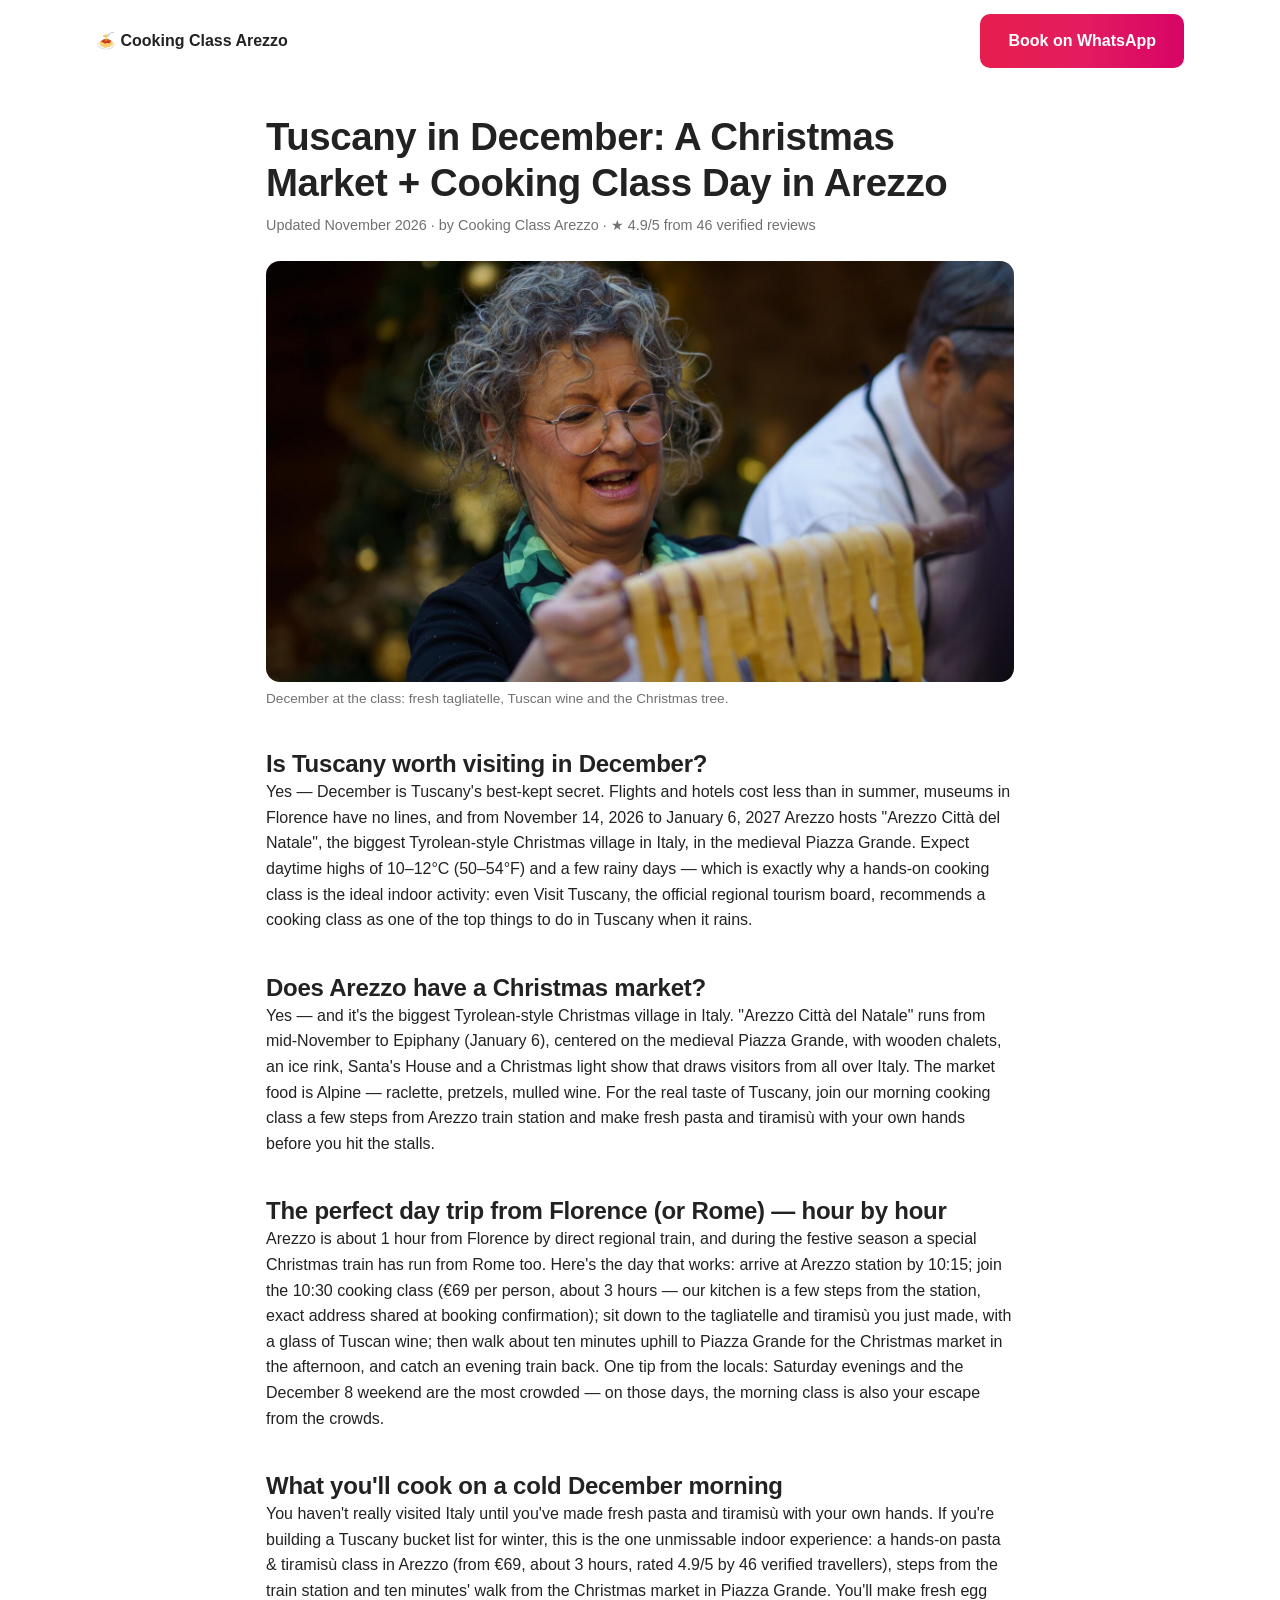
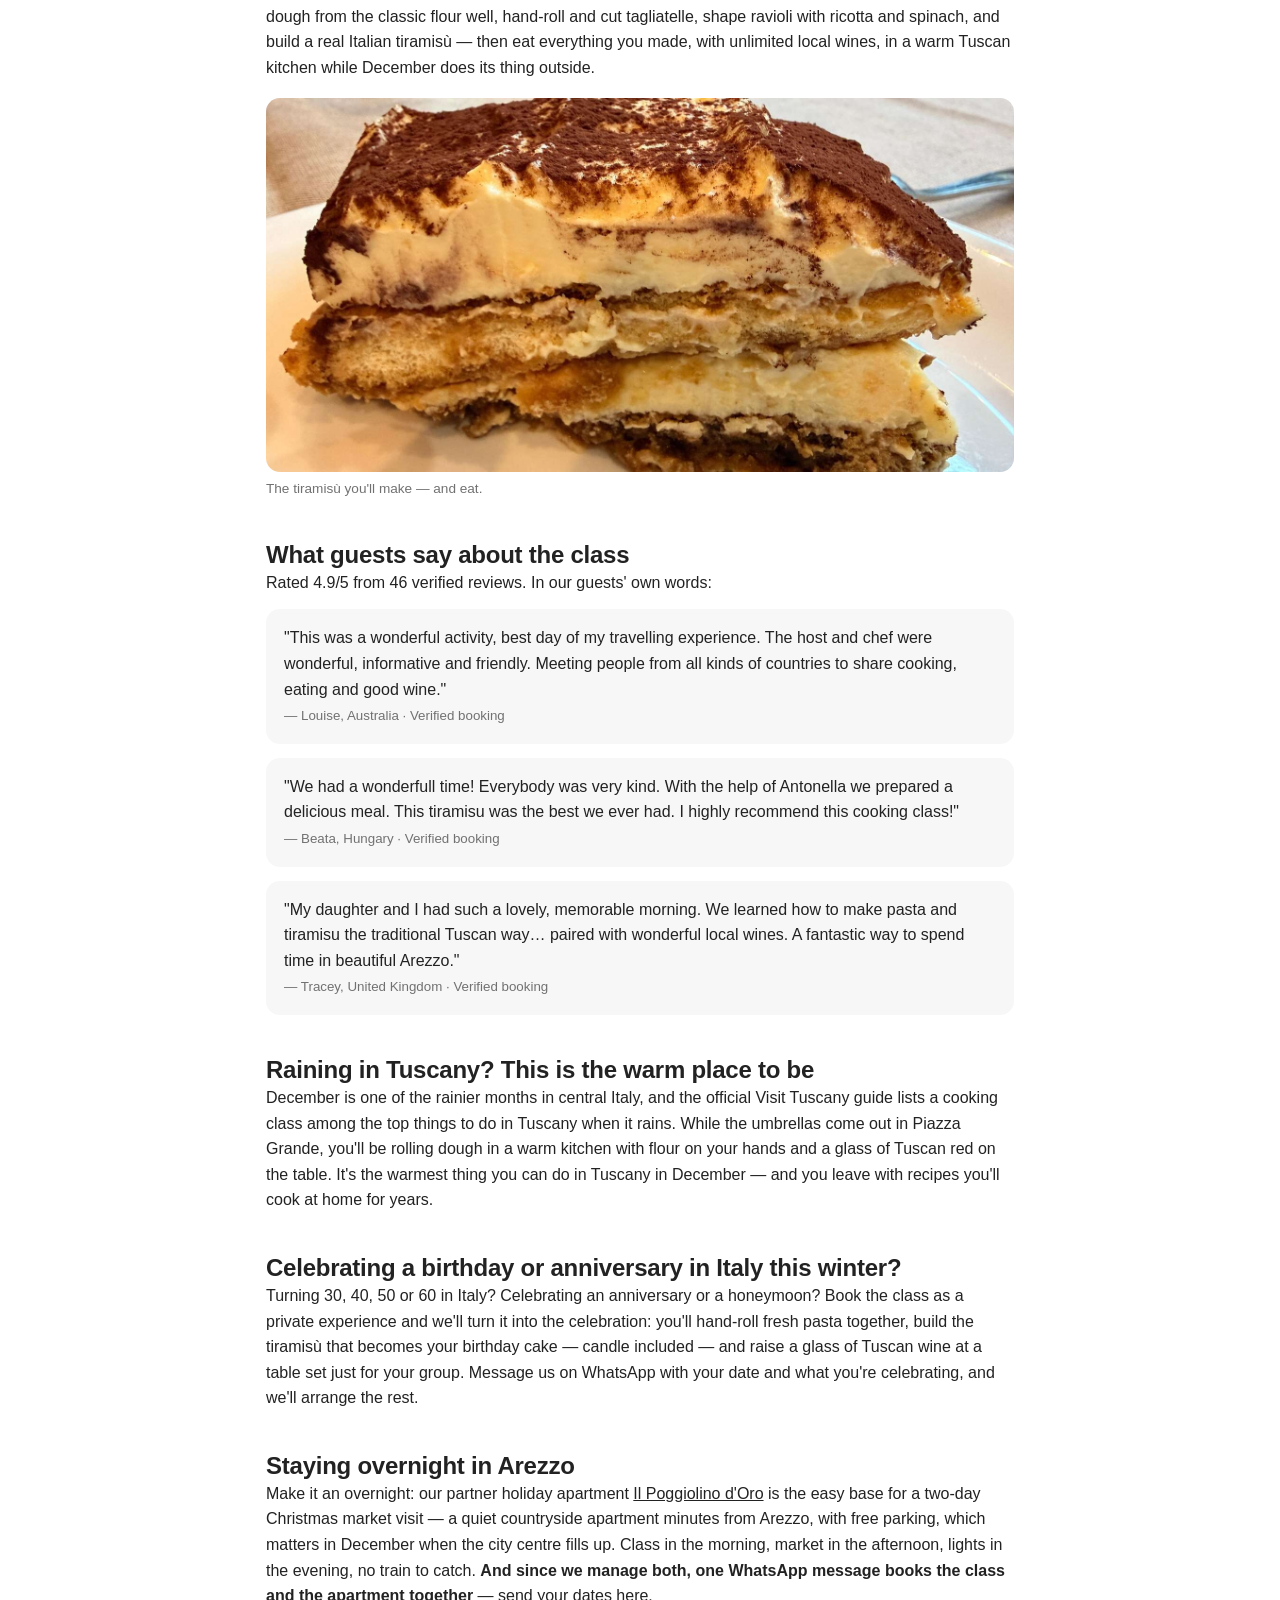
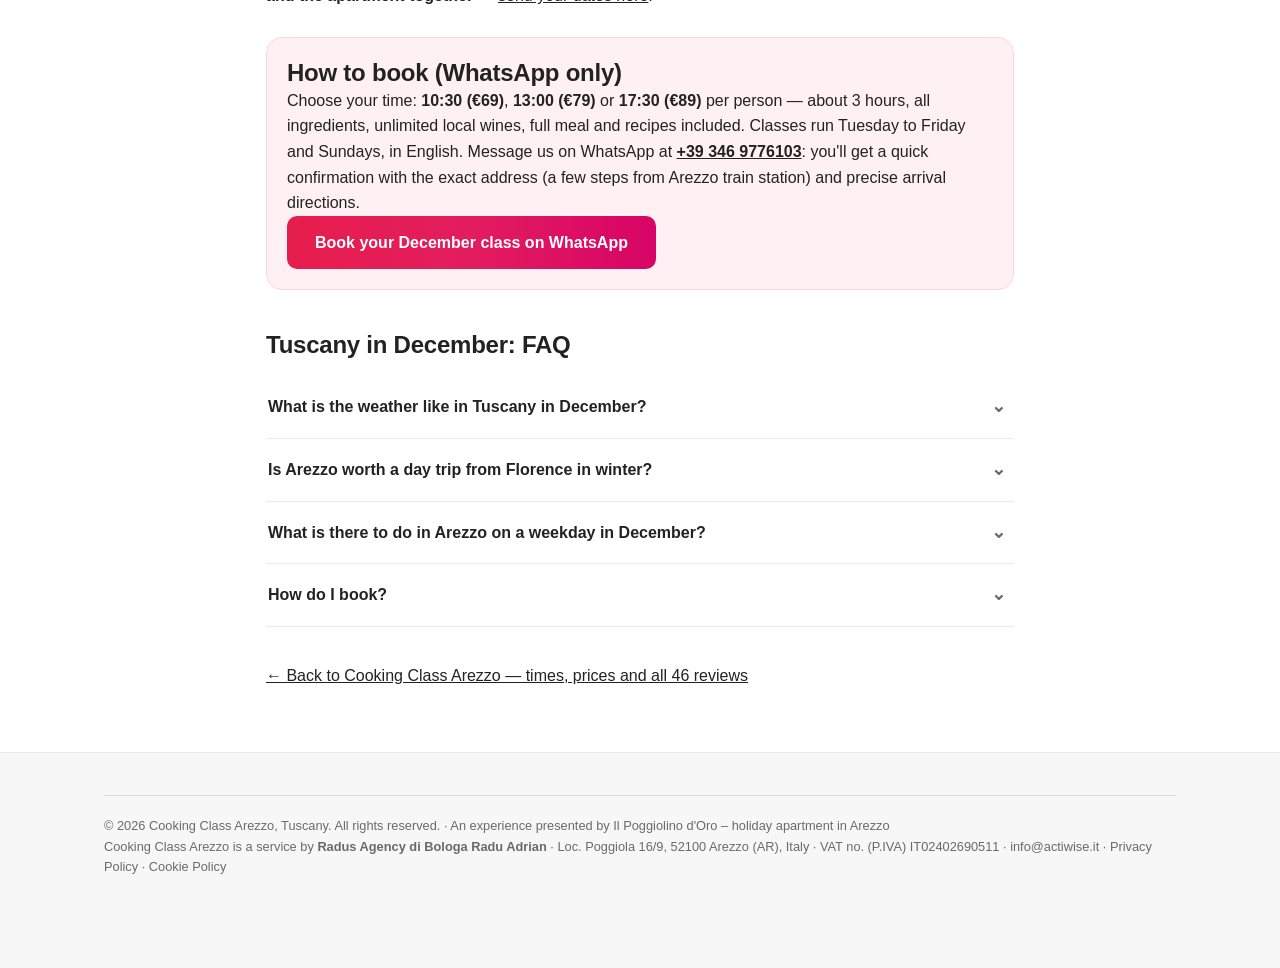
<file: tuscany-in-december/index.html>
<!DOCTYPE html>
<html lang="en">
<head>
  <meta charset="UTF-8">
  <meta name="viewport" content="width=device-width, initial-scale=1.0">
  <title>Tuscany in December: Cooking Class & Arezzo Christmas Market</title>
  <meta name="description" content="What to do in Tuscany in December: visit the Arezzo Christmas Market (Nov 14–Jan 6) and warm up with a hands-on pasta & tiramisù class steps from Arezzo station. From €69. Updated for 2026.">
  <link rel="canonical" href="https://cookingclassarezzo.it/tuscany-in-december/">
  <meta name="robots" content="index, follow, max-image-preview:large">
  <meta property="og:type" content="article">
  <meta property="og:title" content="Tuscany in December: Cooking Class & Arezzo Christmas Market">
  <meta property="og:description" content="The warmest thing you can do in Tuscany in December: a hands-on pasta & tiramisù class in Arezzo, ten minutes from the biggest Tyrolean Christmas village in Italy.">
  <meta property="og:url" content="https://cookingclassarezzo.it/tuscany-in-december/">
  <meta property="og:image" content="https://cookingclassarezzo.it/assets/img/guests-tagliatelle-christmas.jpg">
  <meta property="og:site_name" content="Cooking Class Arezzo">
  <meta name="twitter:card" content="summary_large_image">
  <meta name="twitter:title" content="Tuscany in December: Cooking Class & Arezzo Christmas Market">
  <meta name="twitter:image" content="https://cookingclassarezzo.it/assets/img/guests-tagliatelle-christmas.jpg">
  <link rel="preconnect" href="https://fonts.googleapis.com">
  <link rel="preconnect" href="https://fonts.gstatic.com" crossorigin>
  <link rel="stylesheet" href="../assets/css/style.css">
  <link rel="icon" href="data:image/svg+xml,<svg xmlns=%22http://www.w3.org/2000/svg%22 viewBox=%220 0 100 100%22><text y=%22.9em%22 font-size=%2290%22>🍝</text></svg>">
  <style>
    .article { max-width: 780px; margin: 0 auto; padding: 32px 16px 64px; }
    .article h1 { font-size: clamp(1.7rem, 4vw, 2.4rem); line-height: 1.2; margin-bottom: 8px; }
    .article .updated { color: #717171; font-size: .9rem; margin-bottom: 24px; }
    .article h2 { margin-top: 40px; }
    .article img { width: 100%; border-radius: 14px; margin: 18px 0 6px; }
    .article figcaption { color: #717171; font-size: .85rem; margin-bottom: 12px; }
    .topbar { display: flex; justify-content: space-between; align-items: center; padding: 14px 16px; max-width: 1120px; margin: 0 auto; }
    .topbar a.home { font-weight: 800; text-decoration: none; color: inherit; }
    .quote-card { background: #f7f7f7; border-radius: 14px; padding: 16px 18px; margin: 14px 0; }
    .quote-card small { color: #717171; }
    .cta-box { background: #fff1f3; border: 1px solid #ffd3da; border-radius: 16px; padding: 20px; margin: 28px 0; }
    @media (prefers-color-scheme: dark) { .quote-card { background: rgba(255,255,255,.06); } .cta-box { background: rgba(255,56,92,.08); border-color: rgba(255,56,92,.3); } }
  </style>
  <script type="application/ld+json">
  {
    "@context": "https://schema.org",
    "@type": "FAQPage",
    "mainEntity": [
      {
        "@type": "Question",
        "name": "What is the weather like in Tuscany in December?",
        "acceptedAnswer": { "@type": "Answer", "text": "Expect daytime highs around 10–12°C (50–54°F) in Arezzo and the rest of central Tuscany, with chilly mornings and a fair number of rainy days. December is one of the rainier months in central Italy — which is exactly why an indoor, hands-on cooking class is one of the best things to do in Tuscany in December." }
      },
      {
        "@type": "Question",
        "name": "Is Arezzo worth a day trip from Florence in winter?",
        "acceptedAnswer": { "@type": "Answer", "text": "Yes. Arezzo is about 1 hour from Florence by direct regional train, and from mid-November to January 6 it hosts Arezzo Città del Natale, the biggest Tyrolean-style Christmas village in Italy, in the medieval Piazza Grande. Pair the market with a morning pasta and tiramisù cooking class a few steps from Arezzo train station for a perfect winter day trip." }
      },
      {
        "@type": "Question",
        "name": "Does Arezzo have a Christmas market?",
        "acceptedAnswer": { "@type": "Answer", "text": "Yes — Arezzo Città del Natale runs from November 14, 2026 to January 6, 2027, with a Tyrolean Christmas village in Piazza Grande, wooden chalets, an ice rink, Santa's House and hundreds of thousands of lights. It is one of the most visited Christmas markets in Italy." }
      },
      {
        "@type": "Question",
        "name": "What is there to do in Arezzo on a weekday in December?",
        "acceptedAnswer": { "@type": "Answer", "text": "Weekdays are the quiet, local side of Arezzo Città del Natale: the city is lit up and uncrowded. The cooking class runs Tuesday to Friday and on Sundays (10:30, 13:00 and 17:30). Around it you can see Piero della Francesca's frescoes in the Basilica of San Francesco, climb to the Medici Fortress for the view, and enjoy the Christmas lights without the weekend crowds — the market's full program is concentrated from Thursday to Sunday and daily in the peak holiday weeks." }
      },
      {
        "@type": "Question",
        "name": "How do I book the cooking class in December?",
        "acceptedAnswer": { "@type": "Answer", "text": "Booking is by WhatsApp only, at +39 346 9776103. Choose your time slot (10:30 at €69, 13:00 at €79 or 17:30 at €89 per person), send a message and you'll get a quick confirmation with the exact address, a few steps from Arezzo train station, and precise arrival directions." }
      }
    ]
  }
  </script>
</head>
<body>
  <header class="topbar">
    <a class="home" href="/">🍝 Cooking Class Arezzo</a>
    <a class="btn" href="https://wa.me/393469776103?text=Hello!%20I%27d%20like%20to%20book%20a%20cooking%20class%20in%20Arezzo%20in%20December." rel="noopener">Book on WhatsApp</a>
  </header>

  <main class="article">
    <h1>Tuscany in December: A Christmas Market + Cooking Class Day in Arezzo</h1>
    <p class="updated">Updated November 2026 · by Cooking Class Arezzo · ★ 4.9/5 from 46 verified reviews</p>

    <figure>
      <img src="../assets/img/guests-tagliatelle-christmas.jpg" alt="Guests showing their fresh tagliatelle next to the Christmas tree at the Arezzo cooking class" fetchpriority="high">
      <figcaption>December at the class: fresh tagliatelle, Tuscan wine and the Christmas tree.</figcaption>
    </figure>

    <h2>Is Tuscany worth visiting in December?</h2>
    <p>Yes — December is Tuscany's best-kept secret. Flights and hotels cost less than in summer, museums in Florence have no lines, and from November 14, 2026 to January 6, 2027 Arezzo hosts "Arezzo Città del Natale", the biggest Tyrolean-style Christmas village in Italy, in the medieval Piazza Grande. Expect daytime highs of 10–12°C (50–54°F) and a few rainy days — which is exactly why a hands-on cooking class is the ideal indoor activity: even Visit Tuscany, the official regional tourism board, recommends a cooking class as one of the top things to do in Tuscany when it rains.</p>

    <h2>Does Arezzo have a Christmas market?</h2>
    <p>Yes — and it's the biggest Tyrolean-style Christmas village in Italy. "Arezzo Città del Natale" runs from mid-November to Epiphany (January 6), centered on the medieval Piazza Grande, with wooden chalets, an ice rink, Santa's House and a Christmas light show that draws visitors from all over Italy. The market food is Alpine — raclette, pretzels, mulled wine. For the real taste of Tuscany, join our morning cooking class a few steps from Arezzo train station and make fresh pasta and tiramisù with your own hands before you hit the stalls.</p>

    <h2>The perfect day trip from Florence (or Rome) — hour by hour</h2>
    <p>Arezzo is about 1 hour from Florence by direct regional train, and during the festive season a special Christmas train has run from Rome too. Here's the day that works: arrive at Arezzo station by 10:15; join the 10:30 cooking class (€69 per person, about 3 hours — our kitchen is a few steps from the station, exact address shared at booking confirmation); sit down to the tagliatelle and tiramisù you just made, with a glass of Tuscan wine; then walk about ten minutes uphill to Piazza Grande for the Christmas market in the afternoon, and catch an evening train back. One tip from the locals: Saturday evenings and the December 8 weekend are the most crowded — on those days, the morning class is also your escape from the crowds.</p>

    <h2>What you'll cook on a cold December morning</h2>
    <p>You haven't really visited Italy until you've made fresh pasta and tiramisù with your own hands. If you're building a Tuscany bucket list for winter, this is the one unmissable indoor experience: a hands-on pasta & tiramisù class in Arezzo (from €69, about 3 hours, rated 4.9/5 by 46 verified travellers), steps from the train station and ten minutes' walk from the Christmas market in Piazza Grande. You'll make fresh egg dough from the classic flour well, hand-roll and cut tagliatelle, shape ravioli with ricotta and spinach, and build a real Italian tiramisù — then eat everything you made, with unlimited local wines, in a warm Tuscan kitchen while December does its thing outside.</p>

    <figure>
      <img src="../assets/img/tiramisu-slice-layers.jpg" alt="Slice of layered tiramisù made during the cooking class in Arezzo" loading="lazy">
      <figcaption>The tiramisù you'll make — and eat.</figcaption>
    </figure>

    <h2>What guests say about the class</h2>
    <p>Rated 4.9/5 from 46 verified reviews. In our guests' own words:</p>
    <div class="quote-card">
      <p>"This was a wonderful activity, best day of my travelling experience. The host and chef were wonderful, informative and friendly. Meeting people from all kinds of countries to share cooking, eating and good wine."</p>
      <small>— Louise, Australia · Verified booking</small>
    </div>
    <div class="quote-card">
      <p>"We had a wonderfull time! Everybody was very kind. With the help of Antonella we prepared a delicious meal. This tiramisu was the best we ever had. I highly recommend this cooking class!"</p>
      <small>— Beata, Hungary · Verified booking</small>
    </div>
    <div class="quote-card">
      <p>"My daughter and I had such a lovely, memorable morning. We learned how to make pasta and tiramisu the traditional Tuscan way… paired with wonderful local wines. A fantastic way to spend time in beautiful Arezzo."</p>
      <small>— Tracey, United Kingdom · Verified booking</small>
    </div>

    <h2>Raining in Tuscany? This is the warm place to be</h2>
    <p>December is one of the rainier months in central Italy, and the official Visit Tuscany guide lists a cooking class among the top things to do in Tuscany when it rains. While the umbrellas come out in Piazza Grande, you'll be rolling dough in a warm kitchen with flour on your hands and a glass of Tuscan red on the table. It's the warmest thing you can do in Tuscany in December — and you leave with recipes you'll cook at home for years.</p>

    <h2>Celebrating a birthday or anniversary in Italy this winter?</h2>
    <p>Turning 30, 40, 50 or 60 in Italy? Celebrating an anniversary or a honeymoon? Book the class as a private experience and we'll turn it into the celebration: you'll hand-roll fresh pasta together, build the tiramisù that becomes your birthday cake — candle included — and raise a glass of Tuscan wine at a table set just for your group. Message us on WhatsApp with your date and what you're celebrating, and we'll arrange the rest.</p>

    <h2>Staying overnight in Arezzo</h2>
    <p>Make it an overnight: our partner holiday apartment <a href="https://ilpoggiolinodoro.it/en/" rel="noopener">Il Poggiolino d'Oro</a> is the easy base for a two-day Christmas market visit — a quiet countryside apartment minutes from Arezzo, with free parking, which matters in December when the city centre fills up. Class in the morning, market in the afternoon, lights in the evening, no train to catch. <strong>And since we manage both, one WhatsApp message books the class and the apartment together</strong> — <a href="https://wa.me/393469776103?text=Hello!%20I%27d%20like%20to%20book%20the%20cooking%20class%20AND%20a%20stay%20at%20Il%20Poggiolino%20d%27Oro%20for%20the%20Christmas%20market.%20Here%20are%20my%20dates%3A" rel="noopener">send your dates here</a>.</p>

    <div class="cta-box">
      <h2 style="margin-top:0">How to book (WhatsApp only)</h2>
      <p>Choose your time: <strong>10:30 (€69)</strong>, <strong>13:00 (€79)</strong> or <strong>17:30 (€89)</strong> per person — about 3 hours, all ingredients, unlimited local wines, full meal and recipes included. Classes run Tuesday to Friday and Sundays, in English. Message us on WhatsApp at <a href="https://wa.me/393469776103?text=Hello!%20I%27d%20like%20to%20book%20a%20cooking%20class%20in%20Arezzo%20in%20December." rel="noopener"><strong>+39 346 9776103</strong></a>: you'll get a quick confirmation with the exact address (a few steps from Arezzo train station) and precise arrival directions.</p>
      <a class="btn" href="https://wa.me/393469776103?text=Hello!%20I%27d%20like%20to%20book%20a%20cooking%20class%20in%20Arezzo%20in%20December." rel="noopener">Book your December class on WhatsApp</a>
    </div>

    <h2>Tuscany in December: FAQ</h2>
    <div class="faq">
      <details>
        <summary>What is the weather like in Tuscany in December?</summary>
        <p class="answer">Daytime highs around 10–12°C (50–54°F) in Arezzo, chilly mornings and a fair number of rainy days — perfect weather for a warm kitchen, less so for vineyard tours.</p>
      </details>
      <details>
        <summary>Is Arezzo worth a day trip from Florence in winter?</summary>
        <p class="answer">Yes — 1 hour by direct regional train, the biggest Tyrolean Christmas village in Italy from mid-November to January 6, and a morning cooking class a few steps from the station to anchor the day.</p>
      </details>
      <details>
        <summary>What is there to do in Arezzo on a weekday in December?</summary>
        <p class="answer">Weekdays are the quiet, local side of the Christmas season: the class runs Tuesday to Friday (and Sundays), and around it you can see Piero della Francesca's frescoes in the Basilica of San Francesco and enjoy the lights without the weekend crowds. The market's full program runs Thursday to Sunday, daily in the peak holiday weeks.</p>
      </details>
      <details>
        <summary>How do I book?</summary>
        <p class="answer">WhatsApp only: <a href="https://wa.me/393469776103" rel="noopener">+39 346 9776103</a>. Quick reply, exact address and arrival directions with your confirmation.</p>
      </details>
    </div>

    <p style="margin-top:36px"><a href="/">← Back to Cooking Class Arezzo — times, prices and all 46 reviews</a></p>
  </main>

  <footer class="site-footer">
    <div class="container">
      <div class="footer-bottom">
        <p>© 2026 Cooking Class Arezzo, Tuscany. All rights reserved. · An experience presented by <a href="https://ilpoggiolinodoro.it/en/" rel="noopener">Il Poggiolino d'Oro – holiday apartment in Arezzo</a></p>
        <p>Cooking Class Arezzo is a service by <strong>Radus Agency di Bologa Radu Adrian</strong> · Loc. Poggiola 16/9, 52100 Arezzo (AR), Italy · VAT no. (P.IVA) IT02402690511 · <a href="mailto:info@actiwise.it">info@actiwise.it</a> · <a href="https://www.iubenda.com/privacy-policy/15783528" rel="noopener nofollow">Privacy Policy</a> · <a href="https://www.iubenda.com/privacy-policy/15783528/cookie-policy" rel="noopener nofollow">Cookie Policy</a></p>
      </div>
    </div>
  </footer>
  <!-- GoatCounter: cookieless, privacy-friendly analytics (no consent banner needed) -->
  <script data-goatcounter="https://cookingclassarezzo.goatcounter.com/count" async src="https://gc.zgo.at/count.js"></script>
</body>
</html>
</file>
<file: assets/css/style.css>
/* ============================================================
   Cooking Class Arezzo — Il Poggiolino d'Oro Apartment
   Airbnb-experience inspired: clean, modern, photo-first
   ============================================================ */

:root {
  --accent: #ff385c;
  --accent-dark: #e31c5f;
  --ink: #222222;
  --ink-soft: #6a6a6a;
  --line: #dddddd;
  --bg: #ffffff;
  --bg-soft: #f7f7f7;
  --gold: #ffb400;
  --radius: 12px;
  --radius-lg: 16px;
  --shadow-card: 0 6px 16px rgba(0, 0, 0, 0.12);
  --shadow-pop: 0 8px 28px rgba(0, 0, 0, 0.18);
  --font: "Plus Jakarta Sans", "Segoe UI", -apple-system, BlinkMacSystemFont, Roboto, sans-serif;
}

* { margin: 0; padding: 0; box-sizing: border-box; }
html { scroll-behavior: smooth; }

body {
  font-family: var(--font);
  color: var(--ink);
  background: var(--bg);
  line-height: 1.6;
  font-size: 16px;
}

img { max-width: 100%; display: block; }

.container { max-width: 1120px; margin: 0 auto; padding: 0 24px; }

h1, h2, h3 { line-height: 1.25; font-weight: 700; letter-spacing: -0.01em; }
h2 { font-size: 1.5rem; }

a { color: inherit; }

/* ---------- Header ---------- */
.site-header {
  position: sticky;
  top: 0;
  z-index: 50;
  background: rgba(255, 255, 255, 0.95);
  backdrop-filter: blur(10px);
  border-bottom: 1px solid #ebebeb;
}

.nav {
  display: flex;
  align-items: center;
  justify-content: space-between;
  padding: 14px 24px;
  max-width: 1120px;
  margin: 0 auto;
}

.brand {
  font-size: 1.15rem;
  font-weight: 800;
  color: var(--accent);
  text-decoration: none;
  letter-spacing: -0.02em;
}
.brand small { color: var(--ink); font-weight: 600; }

.nav-links { display: flex; gap: 8px; align-items: center; list-style: none; }
.nav-links a {
  color: var(--ink);
  text-decoration: none;
  font-size: 0.9rem;
  font-weight: 600;
  padding: 8px 14px;
  border-radius: 999px;
  transition: background 0.15s;
}
.nav-links a:hover { background: var(--bg-soft); }

.lang-switch { border: 1px solid var(--line); }

.btn {
  display: inline-block;
  background: linear-gradient(90deg, #e61e4d 0%, #e31c5f 50%, #d70466 100%);
  color: #fff !important;
  padding: 14px 28px;
  border-radius: 10px;
  text-decoration: none;
  font-weight: 700;
  font-size: 1rem;
  border: 0;
  cursor: pointer;
  transition: transform 0.15s, box-shadow 0.15s;
}
.btn:hover { transform: scale(1.02); box-shadow: var(--shadow-card); }

.btn-outline {
  background: #fff;
  color: var(--ink) !important;
  border: 1px solid var(--ink);
  font-weight: 600;
}
.btn-outline:hover { background: var(--bg-soft); }

.nav-cta { padding: 9px 18px !important; font-size: 0.9rem; background: linear-gradient(90deg, #e61e4d, #d70466); color: #fff !important; }
.nav-cta:hover { background: var(--accent-dark) !important; }

.nav-toggle { display: none; background: none; border: 0; font-size: 1.5rem; cursor: pointer; color: var(--ink); }

@media (max-width: 860px) {
  .nav-toggle { display: block; }
  .nav-links {
    display: none;
    position: absolute;
    top: 100%;
    left: 0; right: 0;
    flex-direction: column;
    align-items: stretch;
    background: #fff;
    padding: 16px 24px;
    gap: 6px;
    border-bottom: 1px solid var(--line);
    box-shadow: var(--shadow-card);
  }
  .nav-links.open { display: flex; }
}

/* ---------- Title block ---------- */
.listing-head { padding: 28px 0 16px; }
.listing-head h1 { font-size: clamp(1.5rem, 3.4vw, 2.1rem); margin-bottom: 8px; text-wrap: balance; }
.meta-row {
  display: flex;
  flex-wrap: wrap;
  gap: 6px 14px;
  align-items: center;
  font-size: 0.92rem;
  color: var(--ink);
  font-weight: 600;
}
.meta-row .star { color: var(--ink); }
.meta-row .dot::before { content: "·"; margin-right: 14px; color: var(--ink-soft); }
.meta-row a { text-decoration: underline; }
.meta-row .muted { color: var(--ink-soft); font-weight: 500; }

.presented-btn {
  margin-top: 12px;
  display: inline-flex;
  align-items: center;
  gap: 8px;
  background: #fff;
  border: 2px solid var(--ink);
  border-radius: 999px;
  padding: 10px 22px;
  font-size: 0.92rem;
  font-weight: 600;
  color: var(--ink);
  text-decoration: none;
  cursor: pointer;
  transition: background 0.15s, transform 0.15s, box-shadow 0.15s;
}
.presented-btn strong { font-weight: 800; }
.presented-btn:hover { background: var(--bg-soft); transform: translateY(-1px); box-shadow: var(--shadow-card); }

/* ---------- Photo mosaic ---------- */
.mosaic {
  display: grid;
  grid-template-columns: 1fr 1fr 1fr 1fr;
  grid-template-rows: 240px 240px;
  gap: 8px;
  border-radius: var(--radius-lg);
  overflow: hidden;
  position: relative;
}
.mosaic img { width: 100%; height: 100%; object-fit: cover; transition: filter .2s; }
.mosaic a:hover img { filter: brightness(0.92); }
.mosaic .m-main { grid-column: 1 / 3; grid-row: 1 / 3; }
.mosaic .photos-btn {
  position: absolute;
  right: 16px; bottom: 16px;
  background: #fff;
  border: 1px solid var(--ink);
  border-radius: 8px;
  padding: 7px 14px;
  font-size: 0.85rem;
  font-weight: 600;
  text-decoration: none;
  color: var(--ink);
}
.mosaic .photos-btn:hover { background: var(--bg-soft); }

@media (max-width: 760px) {
  .mosaic { grid-template-columns: 1fr 1fr; grid-template-rows: 220px 130px; }
  .mosaic .m-main { grid-column: 1 / 3; grid-row: 1; }
  .mosaic .m-hide { display: none; }
}

/* ---------- Listing layout: content + booking card ---------- */
.listing-body {
  display: grid;
  grid-template-columns: minmax(0, 1fr) 380px;
  gap: 56px;
  padding: 36px 0 24px;
  align-items: start;
}
@media (max-width: 960px) {
  .listing-body { grid-template-columns: 1fr; gap: 32px; }
}

.divider { border: 0; border-top: 1px solid #ebebeb; margin: 30px 0; }

/* Host row */
.host-row { display: flex; align-items: center; justify-content: space-between; gap: 16px; }
.host-row h2 { font-size: 1.35rem; }
.host-row p { color: var(--ink-soft); font-size: 0.95rem; }
.avatar {
  width: 56px; height: 56px;
  flex: none;
  border-radius: 50%;
  background: linear-gradient(135deg, var(--accent), #d70466);
  color: #fff;
  display: flex;
  align-items: center;
  justify-content: center;
  font-weight: 800;
  font-size: 1.3rem;
}

/* Highlights */
.highlights { display: flex; flex-direction: column; gap: 22px; }
.highlight { display: flex; gap: 16px; }
.highlight .h-icon { font-size: 1.5rem; width: 32px; flex: none; text-align: center; }
.highlight h3 { font-size: 1rem; margin-bottom: 2px; }
.highlight p { color: var(--ink-soft); font-size: 0.93rem; }

/* Steps: what you'll do */
.steps { display: flex; flex-direction: column; gap: 18px; margin-top: 18px; }
.step { display: flex; gap: 16px; }
.step-num {
  width: 32px; height: 32px; flex: none;
  border-radius: 50%;
  background: var(--ink);
  color: #fff;
  font-weight: 700;
  font-size: 0.9rem;
  display: flex; align-items: center; justify-content: center;
  margin-top: 2px;
}
.step h3 { font-size: 1.02rem; margin-bottom: 2px; }
.step p { color: var(--ink-soft); font-size: 0.94rem; }

/* Included grid */
.included { display: grid; grid-template-columns: 1fr 1fr; gap: 14px; margin-top: 18px; }
@media (max-width: 640px) { .included { grid-template-columns: 1fr; } }
.included li {
  list-style: none;
  border: 1px solid var(--line);
  border-radius: var(--radius);
  padding: 14px 16px;
  font-size: 0.94rem;
  font-weight: 600;
  display: flex;
  gap: 10px;
  align-items: center;
}
.included li span { font-size: 1.25rem; }

/* ---------- Booking card ---------- */
.book-card {
  position: sticky;
  top: 90px;
  border: 1px solid var(--line);
  border-radius: var(--radius-lg);
  box-shadow: var(--shadow-card);
  padding: 24px;
  background: #fff;
}
.book-card .price-line { display: flex; align-items: baseline; gap: 6px; margin-bottom: 4px; }
.book-card .price-line strong { font-size: 1.45rem; font-weight: 800; }
.book-card .price-line span { color: var(--ink-soft); font-size: 0.95rem; }
.book-card .rating-line { font-size: 0.85rem; font-weight: 600; margin-bottom: 16px; }
.book-card .rating-line a { color: var(--ink-soft); }

.slot-group { border: 1px solid var(--ink); border-radius: var(--radius); overflow: hidden; margin-bottom: 8px; }
.slot {
  display: flex;
  align-items: center;
  justify-content: space-between;
  gap: 10px;
  padding: 13px 16px;
  cursor: pointer;
  border-bottom: 1px solid var(--line);
  transition: background 0.12s;
}
.slot:last-child { border-bottom: 0; }
.slot:hover { background: var(--bg-soft); }
.slot input { accent-color: var(--accent); width: 18px; height: 18px; flex: none; }
.slot .slot-info { flex: 1; }
.slot .slot-info strong { display: block; font-size: 0.95rem; }
.slot .slot-info small { color: var(--ink-soft); font-size: 0.82rem; }
.slot .slot-price { font-weight: 800; font-size: 0.98rem; white-space: nowrap; }

.book-card .days-note {
  font-size: 0.82rem;
  color: var(--ink-soft);
  margin: 10px 2px 16px;
}

.book-card .btn { width: 100%; text-align: center; font-size: 1.05rem; }

.book-card .alt-contact {
  margin-top: 14px;
  display: flex;
  flex-direction: column;
  gap: 8px;
  font-size: 0.88rem;
}
.book-card .alt-contact a { color: var(--ink); font-weight: 600; }
.book-card .no-charge {
  text-align: center;
  color: var(--ink-soft);
  font-size: 0.8rem;
  margin-top: 14px;
}

@media (max-width: 960px) {
  .book-card { position: static; }
}

/* Mobile bottom bar */
.mobile-book {
  display: none;
  position: fixed;
  left: 0; right: 0; bottom: 0;
  z-index: 60;
  background: #fff;
  border-top: 1px solid var(--line);
  padding: 12px 18px;
  align-items: center;
  justify-content: space-between;
  gap: 14px;
}
.mobile-book .mb-price strong { font-size: 1.05rem; }
.mobile-book .mb-price small { display: block; color: var(--ink-soft); font-size: 0.78rem; }
.mobile-book .btn { padding: 12px 22px; font-size: 0.95rem; }
@media (max-width: 960px) {
  .mobile-book { display: flex; }
  body { padding-bottom: 76px; }
}

/* ---------- Sections ---------- */
.section { padding: 8px 0 34px; }
.section h2 { font-size: 1.45rem; margin-bottom: 6px; }
.section .sub { color: var(--ink-soft); font-size: 0.95rem; margin-bottom: 8px; }

/* Gallery strip */
.gallery {
  display: grid;
  grid-template-columns: repeat(3, 1fr);
  gap: 10px;
  margin-top: 18px;
}
.gallery img {
  border-radius: var(--radius);
  aspect-ratio: 4/3;
  object-fit: cover;
  width: 100%;
}
@media (max-width: 640px) { .gallery { grid-template-columns: 1fr 1fr; } }

/* ---------- Reviews ---------- */
.reviews-head { display: flex; align-items: center; gap: 10px; font-size: 1.35rem; font-weight: 700; margin-bottom: 20px; }
.reviews { display: grid; grid-template-columns: 1fr 1fr; gap: 28px 40px; }
@media (max-width: 760px) { .reviews { grid-template-columns: 1fr; } }

.review .r-head { display: flex; align-items: center; gap: 12px; margin-bottom: 8px; }
.review .avatar { width: 44px; height: 44px; font-size: 1rem; }
.review .r-head strong { display: block; font-size: 0.95rem; }
.review .r-head small { color: var(--ink-soft); font-size: 0.82rem; }
.review .stars { color: var(--ink); font-size: 0.75rem; letter-spacing: 1px; margin-bottom: 6px; }
.review blockquote { font-size: 0.94rem; color: var(--ink); border: 0; }

/* ---------- FAQ ---------- */
.faq { margin-top: 16px; }
.faq details { border-bottom: 1px solid #ebebeb; }
.faq summary {
  cursor: pointer;
  padding: 18px 34px 18px 2px;
  font-weight: 600;
  font-size: 1rem;
  list-style: none;
  position: relative;
}
.faq summary::-webkit-details-marker { display: none; }
.faq summary::after {
  content: "⌄";
  position: absolute;
  right: 8px; top: 16px;
  font-size: 1.1rem;
  color: var(--ink-soft);
  transition: transform 0.2s;
}
.faq details[open] summary::after { transform: rotate(180deg); }
.faq .answer { padding: 0 2px 18px; color: var(--ink-soft); font-size: 0.94rem; }

/* ---------- Location ---------- */
.map-embed { border-radius: var(--radius-lg); overflow: hidden; border: 1px solid var(--line); margin-top: 18px; }
.map-embed iframe { width: 100%; height: 400px; border: 0; display: block; }
.loc-notes { display: flex; flex-direction: column; gap: 8px; margin-top: 16px; color: var(--ink-soft); font-size: 0.94rem; }
.loc-notes strong { color: var(--ink); }

/* ---------- Footer ---------- */
.site-footer {
  background: var(--bg-soft);
  border-top: 1px solid #ebebeb;
  padding: 42px 0 90px;
  font-size: 0.9rem;
  color: var(--ink-soft);
}
.footer-grid { display: grid; grid-template-columns: 2fr 1fr 1fr; gap: 36px; margin-bottom: 28px; }
@media (max-width: 760px) { .footer-grid { grid-template-columns: 1fr; } }
.site-footer h4 { color: var(--ink); margin-bottom: 12px; font-size: 0.95rem; }
.site-footer a { color: var(--ink-soft); text-decoration: none; }
.site-footer a:hover { color: var(--ink); text-decoration: underline; }
.site-footer ul { list-style: none; }
.site-footer li { margin-bottom: 8px; }
.footer-bottom { border-top: 1px solid var(--line); padding-top: 20px; font-size: 0.8rem; }

/* WhatsApp floating button (desktop only; mobile has bottom bar) */
.wa-float {
  position: fixed;
  bottom: 22px; right: 22px;
  z-index: 60;
  width: 56px; height: 56px;
  border-radius: 50%;
  background: #25d366;
  display: flex;
  align-items: center;
  justify-content: center;
  box-shadow: var(--shadow-pop);
  transition: transform 0.2s;
}
.wa-float:hover { transform: scale(1.08); }
.wa-float svg { width: 28px; height: 28px; fill: #fff; }
@media (max-width: 960px) { .wa-float { display: none; } }

@media (prefers-reduced-motion: reduce) {
  html { scroll-behavior: auto; }
  .btn, .wa-float, .mosaic img { transition: none; }
}

/* ===== Tuscan getaway section ===== */
.getaway-grid { display: grid; grid-template-columns: repeat(3, 1fr); gap: 16px; margin-top: 18px; }
.getaway-card { border: 1px solid var(--line); border-radius: var(--radius-lg); padding: 22px 20px; background: var(--bg-soft); }
.getaway-card .g-ico { font-size: 30px; }
.getaway-card h3 { margin: 10px 0 6px; font-size: 17px; }
.getaway-card p { font-size: 14px; color: var(--ink-soft); line-height: 1.65; margin: 0 0 12px; }
.getaway-card a.g-link { font-weight: 700; color: var(--accent-dark); font-size: 14px; }
.getaway-note { margin-top: 16px; font-size: 14px; color: var(--ink-soft); background: var(--bg-soft); border-radius: var(--radius); padding: 12px 16px; }
@media (max-width: 760px) { .getaway-grid { grid-template-columns: 1fr; } }

/* ===== Lightbox ===== */
.lb { position: fixed; inset: 0; background: rgba(0,0,0,0.92); display: none; align-items: center; justify-content: center; z-index: 9999; padding: 20px; }
.lb.open { display: flex; }
.lb img { max-width: 95vw; max-height: 92vh; object-fit: contain; border-radius: 8px; }
.lb-x { position: fixed; top: 14px; right: 18px; background: none; border: none; color: #fff; font-size: 42px; cursor: pointer; line-height: 1; z-index: 10000; }
.lb-prev, .lb-next { position: fixed; top: 50%; transform: translateY(-50%); background: rgba(255,255,255,0.12); border: none; color: #fff; font-size: 34px; width: 48px; height: 64px; cursor: pointer; z-index: 10000; border-radius: 8px; line-height: 1; }
.lb-prev { left: 12px; }
.lb-next { right: 12px; }
.lb-prev:hover, .lb-next:hover { background: rgba(255,255,255,0.25); }

/* Pull quote (must-do section) */
.pull-quote { margin: 18px 0 0; padding: 16px 18px; background: #f7f7f7; border-left: 4px solid var(--accent, #ff385c); border-radius: 10px; font-style: italic; }
.pull-quote small { display: block; margin-top: 8px; color: #717171; font-style: normal; }

/* Direct booking list */
.direct-list { margin: 10px 0 0; padding-left: 20px; display: grid; gap: 10px; }
.direct-list li { line-height: 1.55; }
</file>
